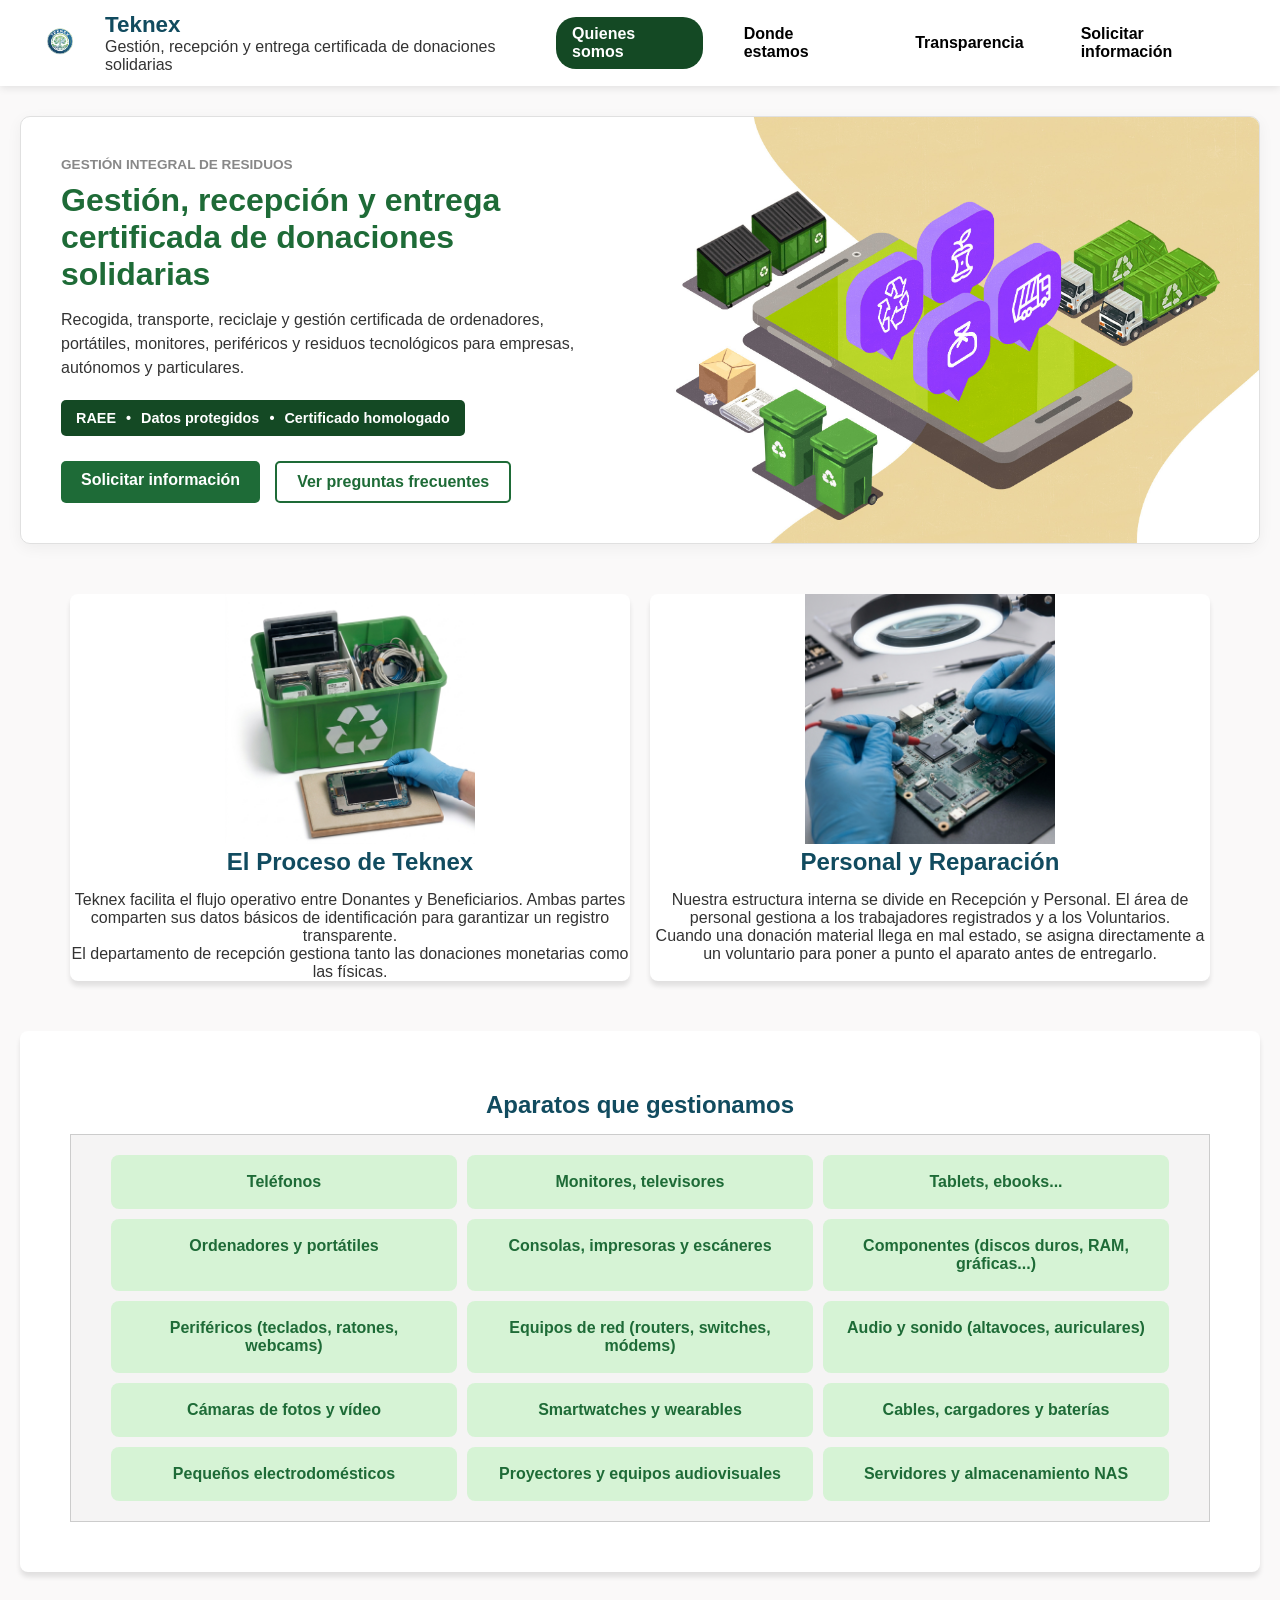
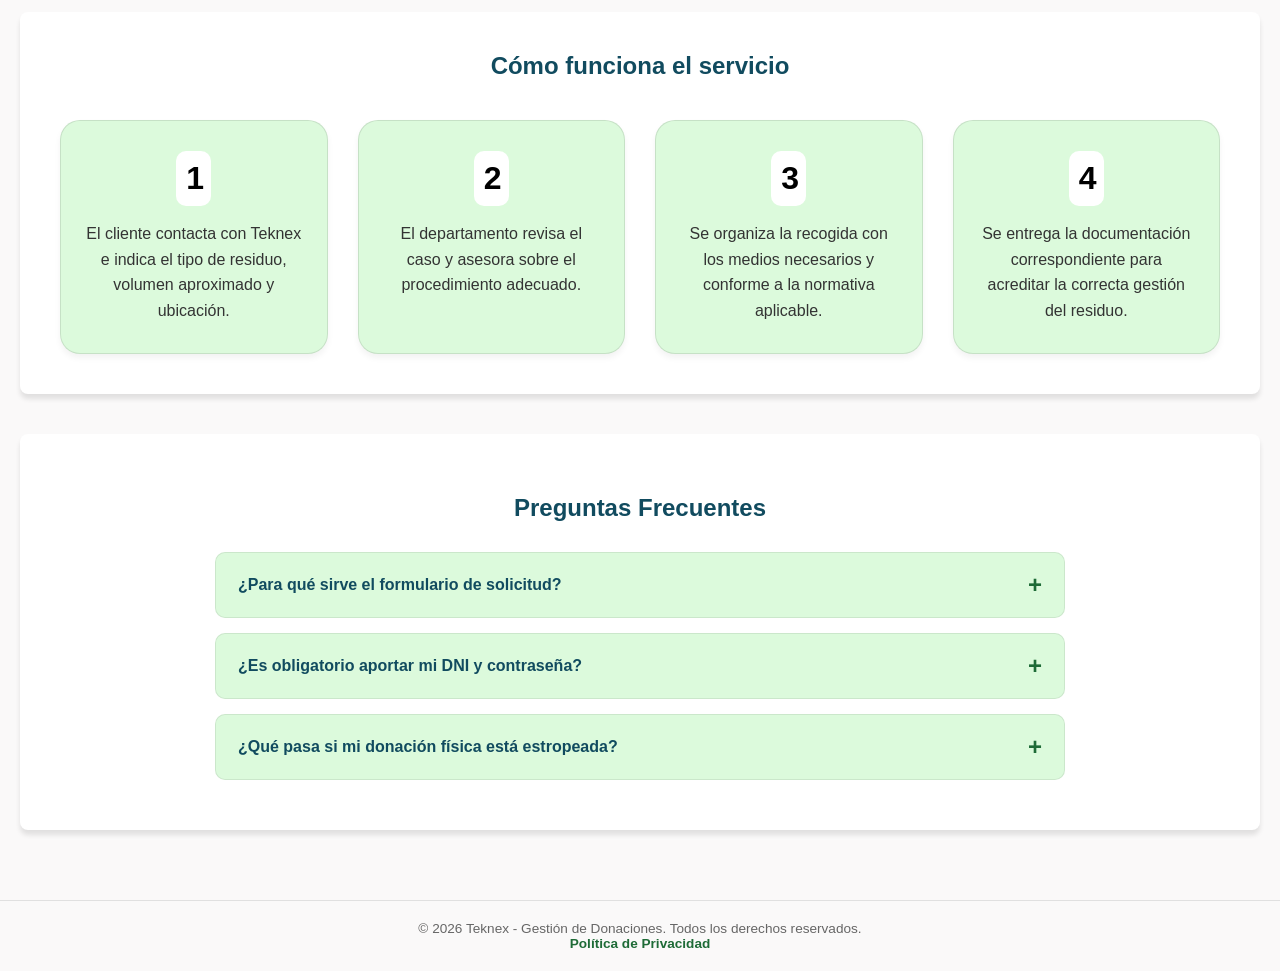
<file: index.html>
<!DOCTYPE html>
<html lang="es">

<head>
    <meta charset="UTF-8">
    <meta name="viewport" content="width=device-width, initial-scale=1.0">
    <link rel="icon" type="image/png" sizes="32x32" href="./imagenes/LogoCircular.png">
    <link rel="stylesheet" href="styles.css">
    <title>Teknex - Gestión de Donaciones</title>
</head>

<body>

    <header class="header-principal">
        <div class="parte-arriba">
            <a href="index.html"><img src="./imagenes/logo_teknex.png" alt="Logo Teknex" class="logo"></a>
            <div class="textos-marca">
                <h1>Teknex</h1>
                <p>Gestión, recepción y entrega certificada de donaciones solidarias</p>
            </div>
        </div>
        <input type="checkbox" id="check">
        <label for="check" class="mostrar-menu">&#8801;</label>
        <nav class="navegacion">
            <ul>
                <li><a class="activo" href="index.html">Quienes somos</a></li>
                <li><a href="locales.html">Donde estamos</a></li>
                <li><a href="transparencia.html">Transparencia</a></li>
                <li><a href="formulario.html" class="btn-solicitar">Solicitar información</a></li>
            </ul>
            <label for="check" class="esconder-menu">&#215;</label>
        </nav>
    </header>

    <main>
        <section class="hero-banner">
            <div class="hero-contenido">
                <span class="hero-subtitulo">GESTIÓN INTEGRAL DE RESIDUOS</span>
                <h2>Gestión, recepción y entrega certificada de donaciones solidarias</h2>
                <p>Recogida, transporte, reciclaje y gestión certificada de ordenadores, portátiles, monitores,
                    periféricos y residuos tecnológicos para empresas, autónomos y particulares.</p>

                <div class="hero-etiquetas">
                    <span>RAEE</span>
                    <span>•</span>
                    <span>Datos protegidos</span>
                    <span>•</span>
                    <span>Certificado homologado</span>
                </div>

                <div class="hero-botones">
                    <a href="formulario.html" class="btn-hero-principal">Solicitar información</a>
                    <a href="#preguntas" class="btn-hero-secundario">Ver preguntas frecuentes</a>
                </div>
            </div>

            <div class="hero-imagen">
                <img src="./imagenes/imagen_servicios.jpg" alt="Gestión de material informático">
            </div>
        </section>

        <div class="dostarjeta">
            <article class="primertarjeta">
                <img src="./imagenes/prooceso.jpg" alt="Servicios que ofrecemos" width="250">
                <h2>El Proceso de Teknex</h2>
                <p>Teknex facilita el flujo operativo entre Donantes y Beneficiarios. Ambas partes comparten sus
                    datos básicos de identificación para garantizar un registro transparente.</p>
                <p>El departamento de recepción gestiona tanto las donaciones monetarias como las físicas.</p>
            </article>
            <article class="primertarjeta">
                <img src="./imagenes/reparación.jpg" alt="Servicios que ofrecemos" width="250">
                <h2>Personal y Reparación</h2>
                <p>Nuestra estructura interna se divide en Recepción y Personal. El área de personal gestiona a los
                    trabajadores registrados y a los Voluntarios.</p>
                <p>Cuando una donación material llega en mal estado, se asigna directamente a un voluntario para
                    poner a punto el aparato antes de entregarlo.</p>
            </article>
        </div>

        <section class="tarjetagorda">
            <h2>Aparatos que gestionamos</h2>
            <ul class="cajita">
                <li>Teléfonos</li>
                <li>Monitores, televisores</li>
                <li>Tablets, ebooks...</li>
                <li>Ordenadores y portátiles</li>
                <li>Consolas, impresoras y escáneres</li>
                <li>Componentes (discos duros, RAM, gráficas...)</li>
                <li>Periféricos (teclados, ratones, webcams)</li>
                <li>Equipos de red (routers, switches, módems)</li>
                <li>Audio y sonido (altavoces, auriculares)</li>
                <li>Cámaras de fotos y vídeo</li>
                <li>Smartwatches y wearables</li>
                <li>Cables, cargadores y baterías</li>
                <li>Pequeños electrodomésticos</li>
                <li>Proyectores y equipos audiovisuales</li>
                <li>Servidores y almacenamiento NAS</li>
            </ul>
        </section>

        <section class="caja-blanca-servicio">
            <h2>Cómo funciona el servicio</h2>
            <div class="tarjeta4">
                <div class="bloque4">
                    <span class="numerocentrado">1</span>
                    <p>El cliente contacta con Teknex e indica el tipo de residuo, volumen aproximado y ubicación.</p>
                </div>
                <div class="bloque4">
                    <span class="numerocentrado">2</span>
                    <p>El departamento revisa el caso y asesora sobre el procedimiento adecuado.</p>
                </div>
                <div class="bloque4">
                    <span class="numerocentrado">3</span>
                    <p>Se organiza la recogida con los medios necesarios y conforme a la normativa aplicable.</p>
                </div>
                <div class="bloque4">
                    <span class="numerocentrado">4</span>
                    <p>Se entrega la documentación correspondiente para acreditar la correcta gestión del residuo.</p>
                </div>
            </div>
        </section>

        <section id="preguntas" class="tarjetagorda">
            <h2>Preguntas Frecuentes</h2>

            <div class="faq-contenedor">
                <details class="faq-item">
                    <summary>¿Para qué sirve el formulario de solicitud?</summary>
                    <p>Te permite registrarte como donante, beneficiario o voluntario.</p>
                </details>

                <details class="faq-item">
                    <summary>¿Es obligatorio aportar mi DNI y contraseña?</summary>
                    <p>Sí, son necesarios para validar el perfil y asegurar la trazabilidad legal.</p>
                </details>

                <details class="faq-item">
                    <summary>¿Qué pasa si mi donación física está estropeada?</summary>
                    <p>Puedes indicarlo en la solicitud y nuestro equipo asignará una tarea de reparación a un
                        voluntario.</p>
                </details>
            </div>
        </section>
    </main>

    <footer>
        <p>&copy; 2026 Teknex - Gestión de Donaciones. Todos los derechos reservados.</p>
        <a href="/privacidad">Política de Privacidad</a>
    </footer>
</body>

</html>
</file>
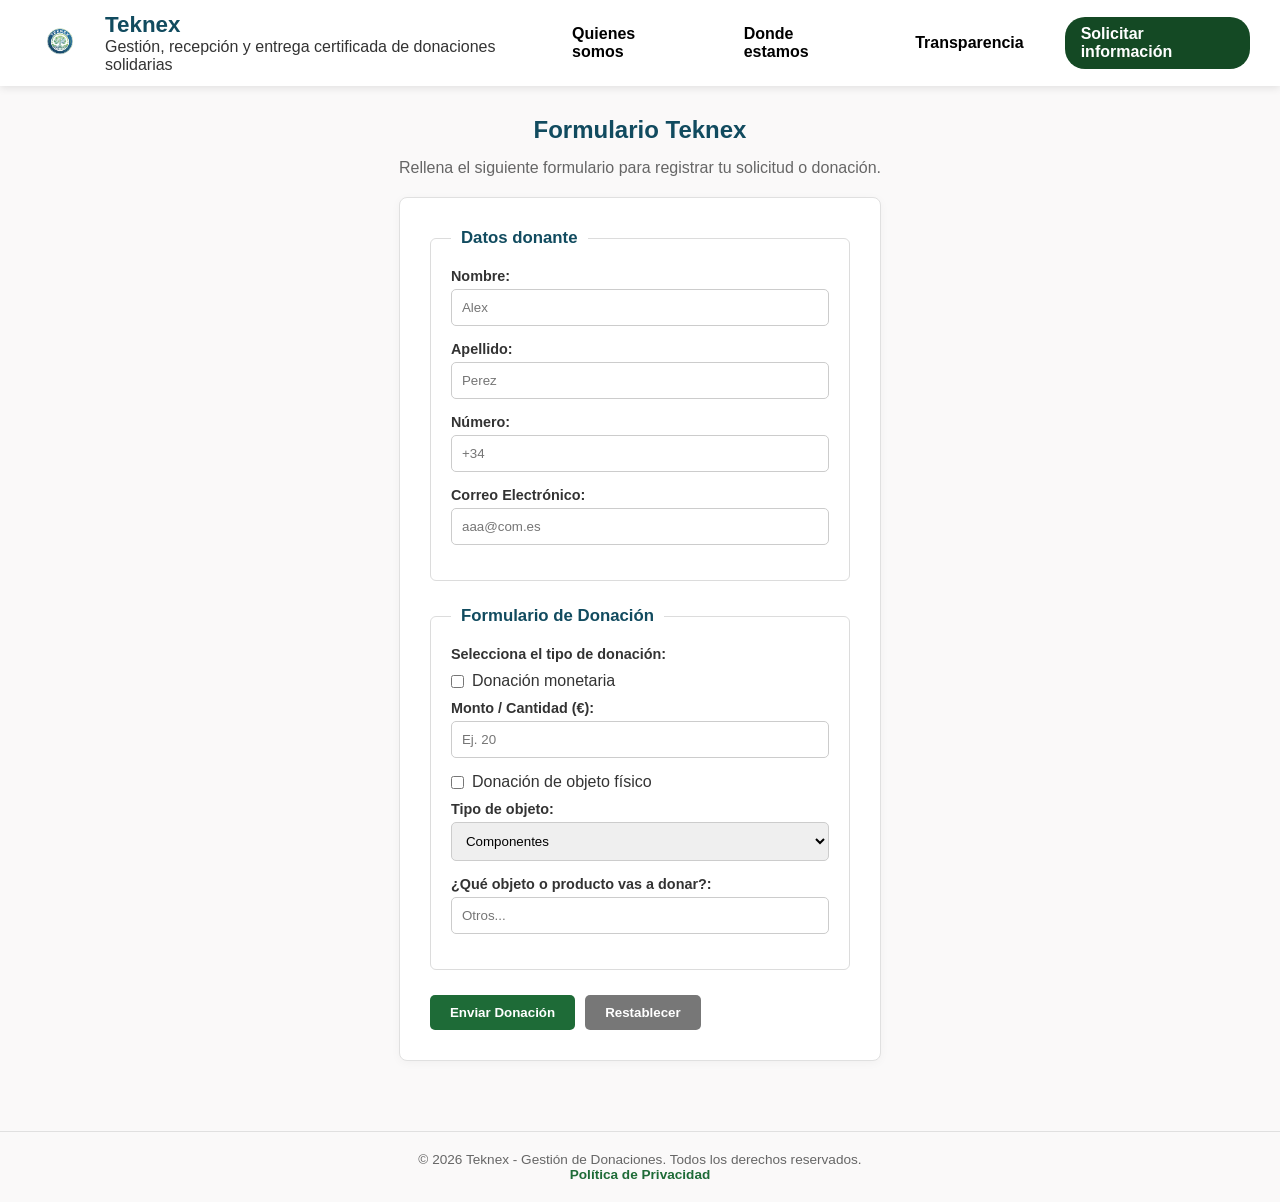
<file: formulario.html>
<!DOCTYPE html>
<html lang="es">

<head>
    <meta charset="UTF-8">
    <meta name="viewport" content="width=device-width, initial-scale=1.0">
    <link rel="icon" type="image/png" sizes="32x32" href="./imagenes/LogoCircular.png">
    <link rel="stylesheet" href="styles.css">
    <title>Teknex - Formulario de Registro</title>
</head>

<body>
    <header>
        <div class="parte-arriba">
            <a href="index.html"><img src="./imagenes/logo_teknex.png" alt="Logo Teknex" class="logo"></a>
            <div class="textos-marca">
                <h1>Teknex</h1>
                <p>Gestión, recepción y entrega certificada de donaciones solidarias</p>
            </div>
        </div>
        <input type="checkbox" id="check">
        <label for="check" class="mostrar-menu">&#8801;</label>
        <nav class="navegacion">
            <ul>
                <li><a href="index.html">Quienes somos</a></li>
                <li><a href="locales.html">Donde estamos</a></li>
                <li><a href="transparencia.html">Transparencia</a></li>
                <li><a class="activo" href="formulario.html">Solicitar información</a></li>
            </ul>
            <label for="check" class="esconder-menu">&#215;</label>
        </nav>
    </header>

    <main>
        <!-- Título fuera del header para evitar amontonamiento -->
        <div class="cabecera-seccion">
            <h2>Formulario Teknex</h2>
            <p>Rellena el siguiente formulario para registrar tu solicitud o donación.</p>
        </div>

        <form action="#" method="POST">
            <fieldset>
                <legend>Datos donante</legend>

                <div class="campo">
                    <label for="nombre">Nombre:</label>
                    <input type="text" id="nombre" name="nombre" placeholder="Alex">
                </div>

                <div class="campo">
                    <label for="apellido">Apellido:</label>
                    <input type="text" id="apellido" name="apellido" placeholder="Perez">
                </div>

                <div class="campo">
                    <label for="telefono">Número:</label>
                    <input type="tel" id="telefono" name="telefono" placeholder="+34">
                </div>

                <div class="campo">
                    <label for="email">Correo Electrónico:</label>
                    <input type="email" id="email" name="email" placeholder="aaa@com.es">
                </div>
            </fieldset>

            <fieldset>
                <legend>Formulario de Donación</legend>

                <p class="instruccion-radio">Selecciona el tipo de donación:</p>

                <div class="opcion-radio">
                    <input type="checkbox" id="monetaria" name="tipo_donacion_monetaria" value="monetaria">
                    <label for="monetaria">Donación monetaria</label>
                </div>

                <div class="campo">
                    <label for="monto">Monto / Cantidad (€):</label>
                    <input type="number" id="monto" name="monto" min="1" step="0.01" placeholder="Ej. 20">
                </div>

                <div class="opcion-radio">
                    <input type="checkbox" id="fisica" name="tipo_donacion_fisica" value="fisica">
                    <label for="fisica">Donación de objeto físico</label>
                </div>

                <div class="campo">
                    <label for="fisico">Tipo de objeto:</label>
                    <select name="fisico" id="fisico">
                        <option value="componentes">Componentes</option>
                        <option value="telefono">Teléfono</option>
                        <option value="portatil">Portátil</option>
                        <option value="sobremesa">Sobremesa</option>
                    </select>
                </div>

                <div class="campo">
                    <label for="objeto">¿Qué objeto o producto vas a donar?:</label>
                    <input type="text" id="objeto" name="objeto" placeholder="Otros...">
                </div>
            </fieldset>

            <div class="botones-form">
                <input type="submit" value="Enviar Donación">
                <input type="reset" value="Restablecer">
            </div>
        </form>
    </main>

    <footer>
        <p>&copy; 2026 Teknex - Gestión de Donaciones. Todos los derechos reservados.</p>
        <a href="/privacidad">Política de Privacidad</a>
    </footer>

</body>

</html>
</file>
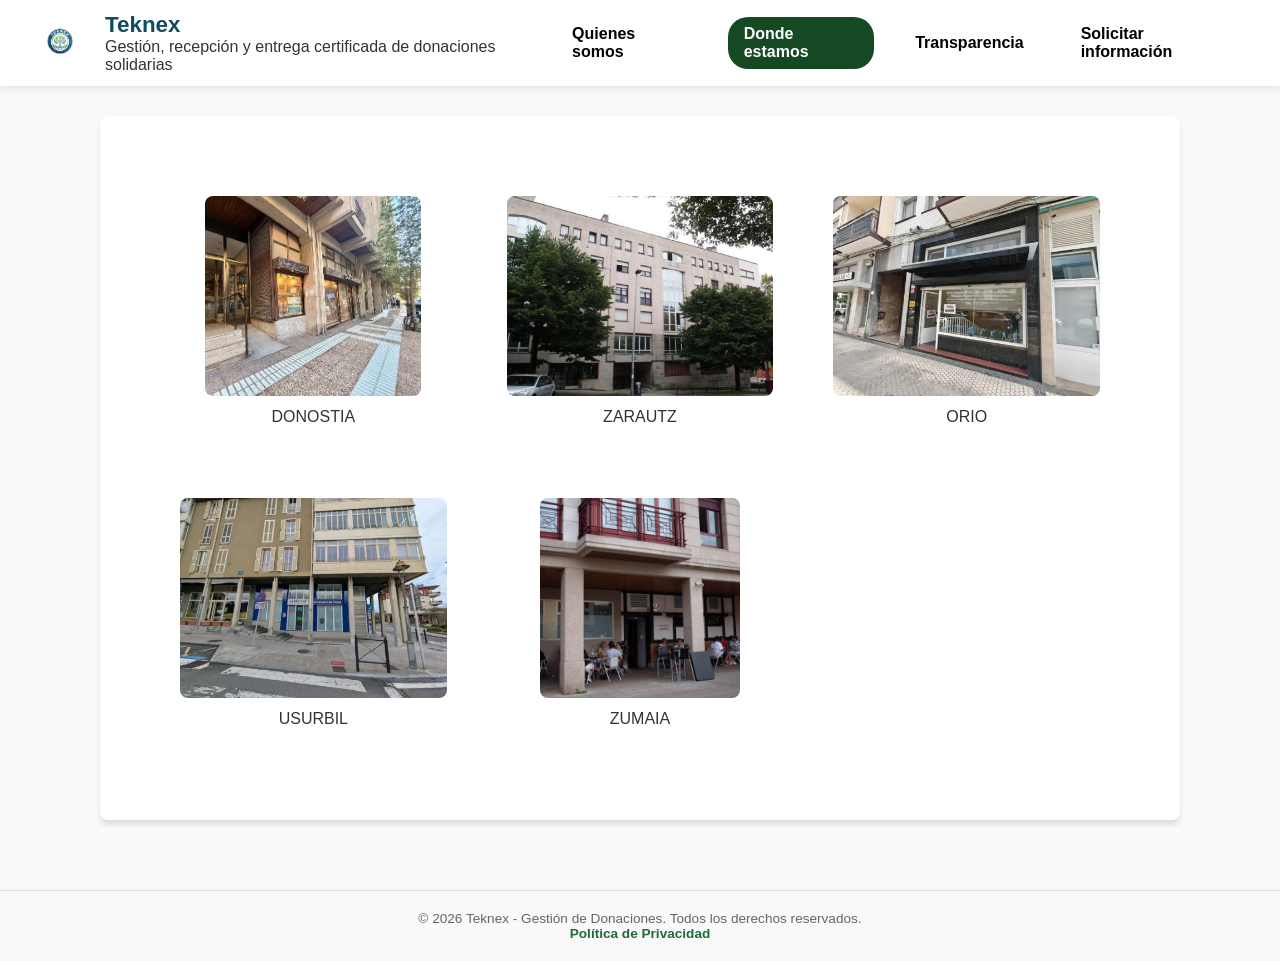
<file: locales.html>
<!DOCTYPE html>
<html lang="es">

<head>
    <meta charset="UTF-8">
    <meta name="viewport" content="width=device-width, initial-scale=1.0">
    <link rel="icon" type="image/png" sizes="32x32" href="./imagenes/LogoCircular.png">
    <link rel="stylesheet" href="styles.css">
    <title>Teknex - Gestión de Donaciones</title>
</head>

<body>
    <header>
        <div class="parte-arriba">
            <a href="index.html"><img src="./imagenes/logo_teknex.png" alt="Logo Teknex" class="logo"></a>
            <div class="textos-marca">
                <h1>Teknex</h1>
                <p>Gestión, recepción y entrega certificada de donaciones solidarias</p>
            </div>
        </div>
        <input type="checkbox" id="check">
        <label for="check" class="mostrar-menu">&#8801;</label>
        <nav class="navegacion">
            <ul>
                <li><a href="index.html">Quienes somos</a></li>
                <li><a class="activo" href="locales.html">Donde estamos</a></li>
                <li><a href="transparencia.html">Transparencia</a></li>
                <li><a href="formulario.html" class="btn-solicitar">Solicitar información</a></li>
            </ul>
            <label for="check" class="esconder-menu">&#215;</label>
        </nav>
    </header>
    <main>
        <div class="flex_container1">
            <div class="caja1">
                <a href="https://maps.app.goo.gl/YaiJFJ9s5eqRarTs7" target="_blank" rel="noopener"><img
                        src="./imagenes/LocalDONOSTIA.jpg" alt="Local de Teknex en Donostia"></a>
                <div class="local">Donostia</div>
            </div>
            <div class="caja1">
                <a href="https://maps.app.goo.gl/ndzFbrNpsBVNySqe8" target="_blank" rel="noopener"><img
                        src="./imagenes/LOcalZArautz.jpg" alt="Local de Teknex en Zarautz"></a>
                <div class="local">Zarautz</div>
            </div>
            <div class="caja1">
                <a href="https://maps.app.goo.gl/hYSrB32PXdyK8oP86" target="_blank" rel="noopener"><img
                        src="./imagenes/Orio.webp" alt="Local de Teknex en Orio"></a>
                <div class="local">Orio</div>
            </div>
            <div class="caja1">
                <a href="https://maps.app.goo.gl/f8pUkWrcpTj7nDkx5" target="_blank" rel="noopener"><img
                        src="./imagenes/Usurbil.webp" alt="Local de Teknex en Usurbil"></a>
                <div class="local">Usurbil</div>
            </div>
            <div class="caja1">
                <a href="https://maps.app.goo.gl/ACEj37UsNfmHkAJb9" target="_blank" rel="noopener"><img
                        src="./imagenes/ZUmaia.jpg" alt="Local de Teknex en Zumaia"></a>
                <div class="local">Zumaia</div>
            </div>
        </div>
    </main>
    <footer>
        <p>&copy; 2026 Teknex - Gestión de Donaciones. Todos los derechos reservados.</p>
        <a href="/privacidad">Política de Privacidad</a>
    </footer>
</body>

</html>
</file>
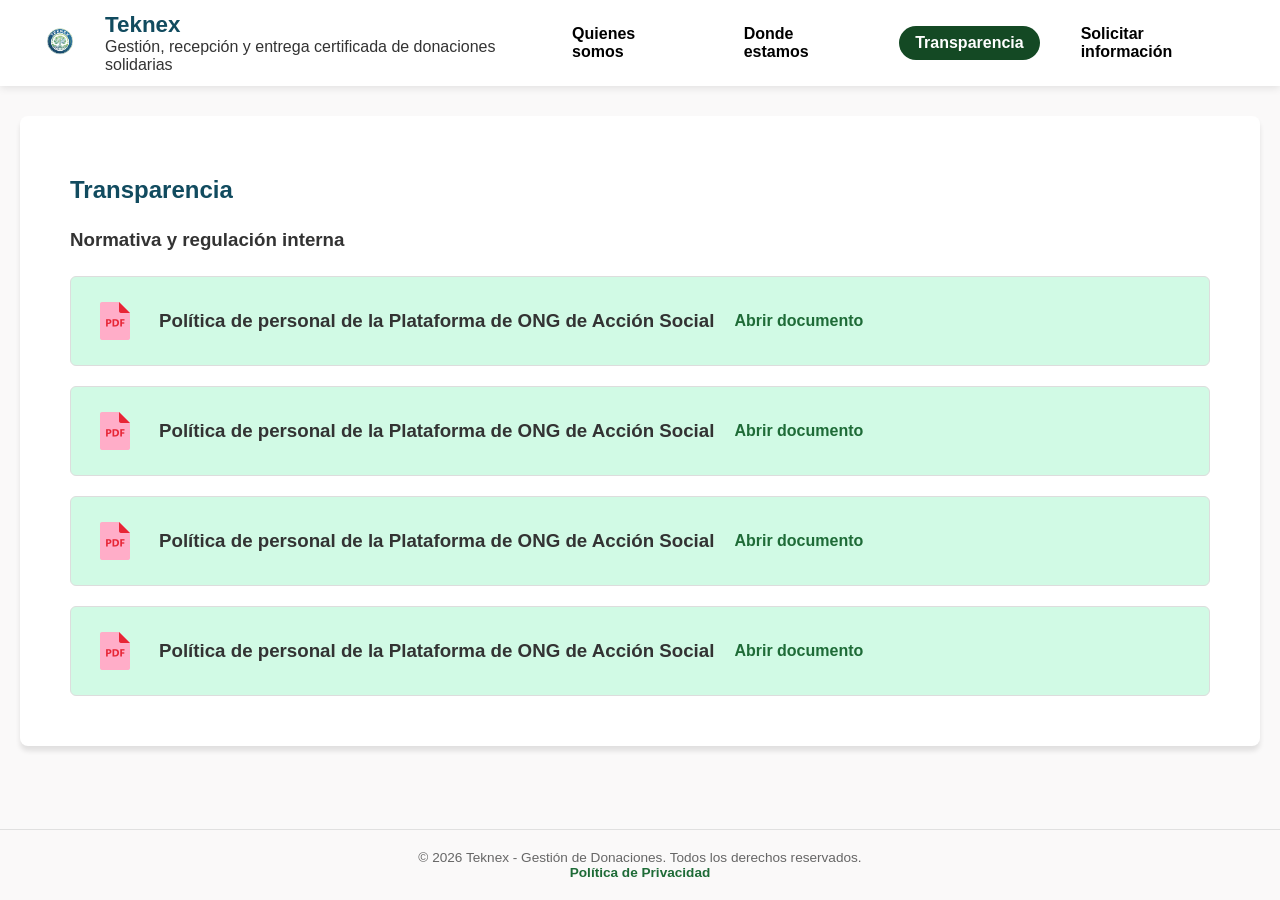
<file: transparencia.html>
<!DOCTYPE html>
<html lang="es">

<head>
    <meta charset="UTF-8">
    <meta name="viewport" content="width=device-width, initial-scale=1.0">
    <link rel="icon" type="image/png" sizes="32x32" href="./imagenes/LogoCircular.png">
    <link rel="stylesheet" href="styles.css">
    <title>Teknex - Gestión de Donaciones</title>
</head>

<body>
    <header class="header-principal">
        <div class="parte-arriba">
            <a href="index.html"><img src="./imagenes/logo_teknex.png" alt="Logo Teknex" class="logo"></a>
            <div class="textos-marca">
                <h1>Teknex</h1>
                <p>Gestión, recepción y entrega certificada de donaciones solidarias</p>
            </div>
        </div>
        <input type="checkbox" id="check">
        <label for="check" class="mostrar-menu">&#8801;</label>
        <nav class="navegacion">
            <ul>
                <li><a href="index.html">Quienes somos</a></li>
                <li><a href="locales.html">Donde estamos</a></li>
                <li><a class="activo" href="transparencia.html">Transparencia</a></li>
                <li><a href="formulario.html" class="btn-solicitar">Solicitar información</a></li>
            </ul>
            <label for="check" class="esconder-menu">&#215;</label>
        </nav>
    </header>
    <main>
        <section class="cajaTransparencia">
            <div class="titulosTrans">
                <h2>Transparencia</h2>
                <h3>Normativa y regulación interna</h3>
            </div>
            <div class="cajitaTrans">
                <article>
                    <img src="./imagenes/iconPDF.png" alt="Icono documento PDF">
                    <h3>Política de personal de la Plataforma de ONG de Acción Social</h3>
                    <p><a href="#">Abrir documento</a></p>
                </article>
                <article>
                    <img src="./imagenes/iconPDF.png" alt="Icono documento PDF">
                    <h3>Política de personal de la Plataforma de ONG de Acción Social</h3>
                    <p><a href="#">Abrir documento</a></p>
                </article>
                <article>
                    <img src="./imagenes/iconPDF.png" alt="Icono documento PDF">
                    <h3>Política de personal de la Plataforma de ONG de Acción Social</h3>
                    <p><a href="#">Abrir documento</a></p>
                </article>
                <article>
                    <img src="./imagenes/iconPDF.png" alt="Icono documento PDF">
                    <h3>Política de personal de la Plataforma de ONG de Acción Social</h3>
                    <p><a href="#">Abrir documento</a></p>
                </article>
            </div>
        </section>
    </main>
    <footer>
        <p>&copy; 2026 Teknex - Gestión de Donaciones. Todos los derechos reservados.</p>
        <a href="/privacidad">Política de Privacidad</a>
    </footer>
</body>

</html>
</file>
<file: styles.css>
/* GENERAL */
* { 
    box-sizing: border-box; /* Hace que el padding y el borde no sumen tamaño extra al ancho/alto */
    margin: 0; /* Quita los márgenes exteriores por defecto */
    padding: 0; /* Quita los rellenos interiores por defecto */
}

body {
    display: flex; /* Activa el diseño flexible */
    flex-direction: column; /* Apila los elementos uno debajo de otro en vertical */
    min-height: 100vh; /* Fuerza a que ocupe como mínimo toda la altura de la pantalla */
    margin: 0;
    font-family: Arial, sans-serif; /* Define el tipo de letra */
    background-color: #faf9f9; /* Color de fondo gris muy clarito */
    color: #333333; /* Color gris oscuro para el texto general */
}

main {
    flex: 1; /* Hace que el contenido principal crezca para empujar el footer hacia abajo */
    padding: 30px 20px; /* Espacio interior: 30px arriba/abajo y 20px a los lados */
    max-width: 1400px; /* Evita que el contenido se estire más de 1400px en pantallas grandes */
    margin: 0 auto; /* Centra el bloque horizontalmente */
}

h1, h2 {
    color: #114b5f; /* Azul para los títulos */
    margin-bottom: 15px; /* Espacio de separación por debajo */
}

a {
    color: #1e6b37; /* Color verde para los enlaces */
    font-weight: bold; /* Pone el texto en negrita */
    text-decoration: none; /* Quita el subrayado típico de los links */
}

a:hover {
    text-decoration: underline; /* Vuelve a mostrar el subrayado al pasar el ratón */
}

/* HEADER Y MENU */
header {
    background-color: #ffffff; /* Fondo blanco */
    box-shadow: 0 2px 8px rgba(0, 0, 0, 0.1); /* Sombra suave debajo de la barra */
    padding: 12px 30px;
    position: sticky; /* Hace que la barra se quede pegada arriba al bajar */
    top: 0; /* La ancla exactamente al borde superior */
    z-index: 1000; /* Asegura que quede siempre por encima del resto de elementos */
    display: flex;
    justify-content: space-between; /* Separa el logo a un extremo y el menú al otro */
    align-items: center; /* Centra todo verticalmente */
}

.parte-arriba {
    display: flex;
    align-items: center;
    gap: 15px; /* Separación de 15px entre el logo y el título */
}

.parte-arriba img {
    width: 60px; /* Ancho fijo para el logo */
    height: auto; /* Ajusta la altura automáticamente para no deformarlo */
}

.parte-arriba h1 {
    font-size: 1.4rem; /* Tamaño de letra relativo */
    margin: 0;
    color: #114b5f;
}

nav > ul {
    display: flex !important; /* Pone los elementos del menú en fila */
    list-style: none; /* Quita los puntos de la lista */
    align-items: center;
    gap: 25px; /* Espacio entre cada opción del menú */
    margin: 0;
    padding: 0;
}

nav ul li {
    position: relative; /* Sirve de referencia para posicionar el submenú desplegable */
}

nav ul li a {
    display: block; /* Convierte el enlace en bloque para que toda su área sea clicable */
    color: black;
    padding: 8px 16px;
}

nav ul li a:hover {
    background-color: #144924; /* Fondo verde al pasar el ratón */
    color: white; /* Letra blanca */
    border-radius: 20px; /* Redondea las esquinas*/
    padding: 8px 16px;
    transition: background-color 0.2s ease; /* Suaviza el cambio de color */
    text-decoration: none;
}

nav ul li a.activo {
    background-color: #144924;
    color: white;
    border-radius: 20px;
    padding: 8px 16px;
    transition: background-color 0.2s ease;
    text-decoration: none;
}

#submenu {
    display: none; /* Mantiene el submenú oculto hasta que se necesite */
    position: absolute; /* Lo saca del flujo normal para que flote sobre la web */
    top: 100%; /* Lo coloca justo debajo de su elemento padre */
    left: 0; /* Lo alinea al borde izquierdo del padre */
    background-color: #ffffff;
    list-style: none;
    padding: 10px;
    box-shadow: 0 4px 8px rgba(0, 0, 0, 0.15);
    border-radius: 4px; /* Esquinas ligeramente redondeadas */
    min-width: 200px; /* Ancho mínimo para que quepa bien el texto */
    z-index: 10;
}

#submenu li a {
    display: block;
    padding: 5px 10px;
    font-weight: normal; /* Quita la negrita para diferenciarlo del menú principal */
}

nav ul li:hover > ul#submenu {
    display: block; /* Muestra el submenú cuando el ratón pasa por encima */
}

.mostrar-menu, .esconder-menu {
    font-size: 30px;
    cursor: pointer; /* Cambia el puntero por la mano de clic */
    display: none; /* Oculta los botones de móvil en pantallas grandes */
    transition: 0.4s; /* Suaviza cualquier cambio visual */
}

.mostrar-menu {
    order: 1; /* Cambia el orden visual dentro del contenedor flex */
}

.mostrar-menu:hover, .esconder-menu:hover {
    color: #142F40;
}

#check {
    display: none; /* Esconde la casilla de verificación que controla el menú móvil */
}

/* INICIO */
main section ul {
    display: grid; /* Activa el diseño en cuadrícula */
    grid-template-columns: repeat(3, 1fr); /* Crea 3 columnas del mismo ancho */
    background-color: #f5f4f4;
    border: 1px solid #ccc; /* Borde fino gris */
    padding: 20px 40px;
    list-style: none;
    gap: 10px; /* Espacio entre las celdas de la cuadrícula */
}

main section li {
    color: #1e6b37;
}

/* FORMULARIO */
.cabecera-seccion {
    text-align: center; /* Centra el texto */
}

.cabecera-seccion p {
    color: #666;
    margin-bottom: 20px;
}

form {
    background-color: #ffffff;
    padding: 30px;
    border: 1px solid #e0e0e0;
    border-radius: 8px;
    box-shadow: 0 2px 10px rgba(0, 0, 0, 0.04);
    width: 100%; /* Ocupa todo el ancho disponible hasta llegar al máximo */
    max-width: 650px; /* Tope de ancho para que el formulario sea cómodo de leer */
    margin: 0 auto;
}

fieldset {
    border: 1px solid #dcdcdc;
    border-radius: 6px;
    padding: 20px;
    margin-bottom: 25px;
}

legend {
    font-weight: bold;
    color: #114b5f;
    padding: 0 10px; /* Separa un poco la línea del borde respecto al texto */
    font-size: 1.05rem;
}

.campo {
    margin-bottom: 15px;
}

.campo label {
    display: block; /* Hace que la etiqueta ocupe su propia línea encima del input */
    font-weight: bold;
    margin-bottom: 5px;
    font-size: 0.9rem;
}

form input[type="text"],
form input[type="password"],
form input[type="number"],
form input[type="email"],
form input[type="tel"],
select {
    width: 100%;
    padding: 10px;
    border: 1px solid #ccc;
    border-radius: 5px;
    outline: none; /* Quita el recuadro azul/negro que ponen los navegadores al hacer clic */
}

form input:focus, select:focus {
    border-color: #1e6b37; /* Pinta el borde de verde cuando el usuario está escribiendo dentro */
}

.instruccion-radio {
    font-weight: bold;
    margin-bottom: 10px;
    font-size: 0.9rem;
}

.opcion-radio {
    display: flex;
    align-items: center;
    gap: 8px;
    margin: 10px 0;
}

.opcion-radio label {
    font-weight: normal;
    cursor: pointer;
    margin: 0;
}

.botones-form {
    display: flex;
    gap: 10px;
}

input[type="submit"],
input[type="reset"] {
    background-color: #1e6b37;
    color: white;
    border: none; /* Quita el borde gris por defecto de los botones */
    padding: 10px 20px;
    cursor: pointer;
    border-radius: 5px;
    font-weight: bold;
}

input[type="reset"] {
    background-color: #777; /* Color gris para diferenciar el botón de borrar */
}

input[type="submit"]:hover {
    background-color: #144924;
}

input[type="reset"]:hover {
    background-color: #555;
}

/* BANNER */
.hero-banner {
    display: flex;
    background-color: #ffffff;
    border: 1px solid #e0e0e0;
    border-radius: 10px;
    margin-bottom: 40px;
    overflow: hidden; /* Recorta todo lo que sobresalga de las esquinas redondeadas */
    box-shadow: 0 4px 15px rgba(0, 0, 0, 0.05);
}

.hero-contenido {
    width: 50%; /* Ocupa exactamente la mitad izquierda */
    padding: 40px;
    display: flex;
    flex-direction: column;
    justify-content: center; /* Centra el contenido verticalmente */
}

.hero-subtitulo {
    color: #888;
    font-size: 0.85rem;
    font-weight: bold;
    margin-bottom: 10px;
}

.hero-contenido h2 {
    color: #1e6b37;
    font-size: 2rem;
    margin-bottom: 15px;
    margin-top: 0;
}

.hero-contenido p {
    margin-bottom: 20px;
    line-height: 1.5; /* Aumenta el espacio entre líneas para facilitar la lectura */
}

.hero-etiquetas {
    background-color: #144924;
    color: white;
    padding: 10px 15px;
    border-radius: 5px;
    font-size: 0.9rem;
    font-weight: bold;
    margin-bottom: 25px;
    display: inline-flex; /* Se comporta como caja flexible pero ajustada al texto */
    gap: 10px;
    width: fit-content; /* Ajusta el ancho de la caja exactamente al tamaño del contenido */
}

.hero-botones {
    display: flex;
    gap: 15px;
}

.btn-hero-principal, .btn-hero-secundario {
    padding: 10px 20px;
    border-radius: 5px;
    text-decoration: none;
    font-weight: bold;
    text-align: center;
}

.btn-hero-principal {
    background-color: #1e6b37;
    color: white;
}

.btn-hero-secundario {
    background-color: white;
    color: #1e6b37;
    border: 2px solid #1e6b37; /* Borde verde grueso para darle estilo de botón secundario */
}

.hero-imagen {
    width: 50%; /* Ocupa la mitad derecha */
}

.hero-imagen img {
    width: 100%;
    height: 100%;
    object-fit: cover; /* Rellena todo el hueco recortando si hace falta, sin deformar la foto */
    display: block;
}

/* TRANSPARENCIA */
.cajaTransparencia {
    background-color: white;
    box-shadow: 0px 5px 5px rgba(0, 0, 0, 0.1);
    border-radius: 8px;
    text-align: center;
    padding: 50px;
}

.titulosTrans h2, .titulosTrans h3 {
    padding-top: 10px;
    font-weight: bold;
    text-align: left; /* Alinea los títulos a la izquierda */
}

.cajaTransparencia > .cajitaTrans {
    display: flex;
    flex-wrap: wrap; /* Permite que las cajas salten a la línea de abajo si no caben */
    gap: 20px;
    margin-top: 25px;
}

.cajaTransparencia article {
    background-color: #d1fae5; /* Fondo verde suave */
    border: 1px solid #ddd;
    border-radius: 6px;
    padding: 20px;
    width: 200px;
    text-align: center;
}

.cajitaTrans article {
    display: flex;
    flex-direction: row; /* Coloca los elementos internos en fila horizontal */
    align-items: center;
    gap: 20px;
    width: 100%;
}

/* FOOTER */
footer {
    text-align: center;
    padding: 20px;
    border-top: 1px solid #e0e0e0; /* Línea fina separadora por arriba */
    margin-top: 40px;
    font-size: 0.85rem;
    color: #666;
}

/* TARJETAS */
.dostarjeta {
    display: flex;
    gap: 20px;
    margin: 50px;
}

.primertarjeta {
    background-color: white;
    box-shadow: 0px 5px 5px rgba(0, 0, 0, 0.1);
    text-align: center;
    border-radius: 8px;
    flex: 1; /* Reparte el espacio a partes iguales entre las tarjetas */
}

.tarjetagorda {
    background-color: white;
    box-shadow: 0px 5px 5px rgba(0, 0, 0, 0.1);
    border-radius: 8px;
    text-align: center;
    padding: 50px;
}

.tarjetagorda h2 {
    padding-top: 10px;
    font-weight: bold;
}

.cajita > li {
    background-color: rgba(149, 238, 149, 0.329); 
    font-weight: bold;
    font-size: 1rem;
    padding: 18px;
    border-radius: 8px;
}

.caja-blanca-servicio {
    background-color: white;
    box-shadow: 0px 5px 5px rgba(0, 0, 0, 0.1);
    border-radius: 8px;
    padding: 40px;
    margin: 40px auto;
    max-width: 1400px;
}

.caja-blanca-servicio h2 {
    text-align: center;
    margin-top: 0;
    margin-bottom: 40px;
}

.tarjeta4 {
    display: flex;
    flex-wrap: wrap;
    gap: 30px;
}

.bloque4 {
    flex: 1;
    min-width: 200px; /* Evita que la tarjeta se encoja demasiado antes de saltar de línea */
    background-color: rgba(149, 238, 149, 0.329);
    border: 1px solid rgba(0, 0, 0, 0.1);
    padding: 30px 25px;
    text-align: center;
    line-height: 1.6;
    font-weight: 500;
    box-shadow: 0px 4px 6px rgba(0, 0, 0, 0.05);
    border-radius: 20px;
}

.numerocentrado {
    font-size: 2rem;
    font-weight: bold;
    color: black;
    display: inline-block; /* Permite darle ancho y alto sin que ocupe toda la línea */
    border-radius: 10px;
    width: 35px;
    line-height: 35px; /* Iguala la altura de línea al ancho para centrar el número */
    margin-bottom: 15px;
    background-color: white;
    padding: 10px;
    text-align: center;
}

/* LOCALES */
.flex_container {
    display: grid;
    justify-items: center; /* Centra el contenido dentro de cada celda */
    grid-template-columns: repeat(4, 1fr); /* Divide el espacio en 4 columnas iguales */
}

.flex_container .caja {
    margin: 30px;
}

.flex_container .caja:hover img {
    scale: 1.1; /* Aumenta el tamaño de la imagen un 10% al pasar el ratón */
    transition: 0.5s;
    box-shadow: 2px 2px 20px rgba(0, 0, 0, 0.5);
}

.flex_container .caja img {
    height: 300px;
    border-radius: 8px;
}

.flex_container1 {
    background-color: white;
    box-shadow: 0px 5px 5px rgba(0, 0, 0, 0.1);
    border-radius: 8px;
    text-align: center;
    padding: 50px;
    display: grid;
    justify-items: center;
    grid-template-columns: repeat(3, 1fr);
}

.flex_container1 .caja1 {
    margin: 30px;
}

.caja1 img {
    width: 100%;
    height: 200px;
    object-fit: cover;
    display: block;
    transition: transform 0.4s ease; /* Prepara una animación suave para el zoom */
    border-radius: 8px;
}

.caja1:hover img {
    transform: scale(1.15); /* Hace zoom del 15% sobre la imagen */
}

.local {
    text-align: center;
    text-transform: uppercase; /* Convierte todo el texto a MAYÚSCULAS automáticamente */
    padding: 12px;
    transition: transform 0.4s ease, color 0.3s ease;
}

.caja1:hover .local {
    transform: translateY(4px); /* Desplaza el texto 4px hacia abajo al pasar el ratón */
    color: #000000;
}

/* GRACIAS */
.gracias {
    text-align: center;
    margin-top: 25%; /* Empuja el mensaje hacia el centro de la pantalla */
}

/* RESPONSIVE */
@media (max-width: 768px) {
    .mostrar-menu, .esconder-menu {
        display: block; /* Hace visibles los iconos del menú en móvil/tablet */
    }

    header h1 {
        font-size: 40px;
        text-align: center;
        padding-right: 150px;
        padding-top: 20px;
    }

    .mostrar-menu {
        position: absolute;
        top: 40px;
        right: 40px;
    }

    .navegacion {
        position: fixed; /* Fija el menú a toda la pantalla */
        width: 100%;
        height: 100vh;
        background-color: #c6e5b1;
        right: -100%; /* Esconde el panel fuera de la pantalla por la derecha */
        top: 0;
        text-align: center;
        padding: 100px 0px;
        z-index: 100;
        transition: 0.8s; /* Anima la entrada y salida del menú */
    }

    .navegacion a {
        display: block;
        padding: 20px;
    }

    .esconder-menu {
        position: absolute;
        top: 40px;
        right: 40px;
    }

    #check:checked ~ .navegacion {
        right: 0; /* Desliza el menú hacia dentro cuando se pulsa el botón */
    }
}

@media (max-width: 600px) {
    .flex-container {
        flex-direction: column;
    }
}

@media (max-width: 850px) {
    .hero-banner {
        flex-direction: column; /* Apila el texto y la imagen uno encima del otro */
    }
    
    .hero-contenido, .hero-imagen {
        width: 100%; /* Hace que cada mitad ocupe todo el ancho en móvil */
    }
    
    .hero-botones {
        flex-direction: column; /* Pone los botones uno debajo del otro */
    }
}

/* PREGUNTAS FRECUENTES */
.faq-contenedor {
    max-width: 850px;
    margin: 30px auto 0 auto;
    display: flex;
    flex-direction: column;
    gap: 15px;
    text-align: left;
}

.faq-item {
    background-color: rgba(149, 238, 149, 0.329);
    border-radius: 10px;
    border: 1px solid rgba(0, 0, 0, 0.08);
    overflow: hidden;
    transition: all 0.3s ease;
}

.faq-item:hover {
    box-shadow: 0 4px 10px rgba(0, 0, 0, 0.06);
}

.faq-item summary {
    padding: 18px 22px;
    font-weight: bold;
    color: #114b5f;
    cursor: pointer;
    list-style: none;
    display: flex;
    justify-content: space-between;
    align-items: center;
    user-select: none; /* Evita que el texto se subraye en azul al hacer clic rápido */
}

.faq-item summary::-webkit-details-marker {
    display: none; /* Oculta la flechita por defecto en Chrome y Safari */
}

.faq-item summary::after {
    content: '+'; /* Añade un signo "+" al final de la pregunta */
    font-size: 1.5rem;
    font-weight: bold;
    color: #1e6b37;
}

.faq-item[open] summary::after {
    content: '−'; /* Cambia el "+" por un "−" cuando el desplegable está abierto */
}

.faq-item p {
    margin: 0;
    padding: 15px 22px 20px 22px;
    background-color: #ffffff;
    color: #333333;
    line-height: 1.6;
    border-top: 1px solid rgba(0, 0, 0, 0.08);
}
</file>
